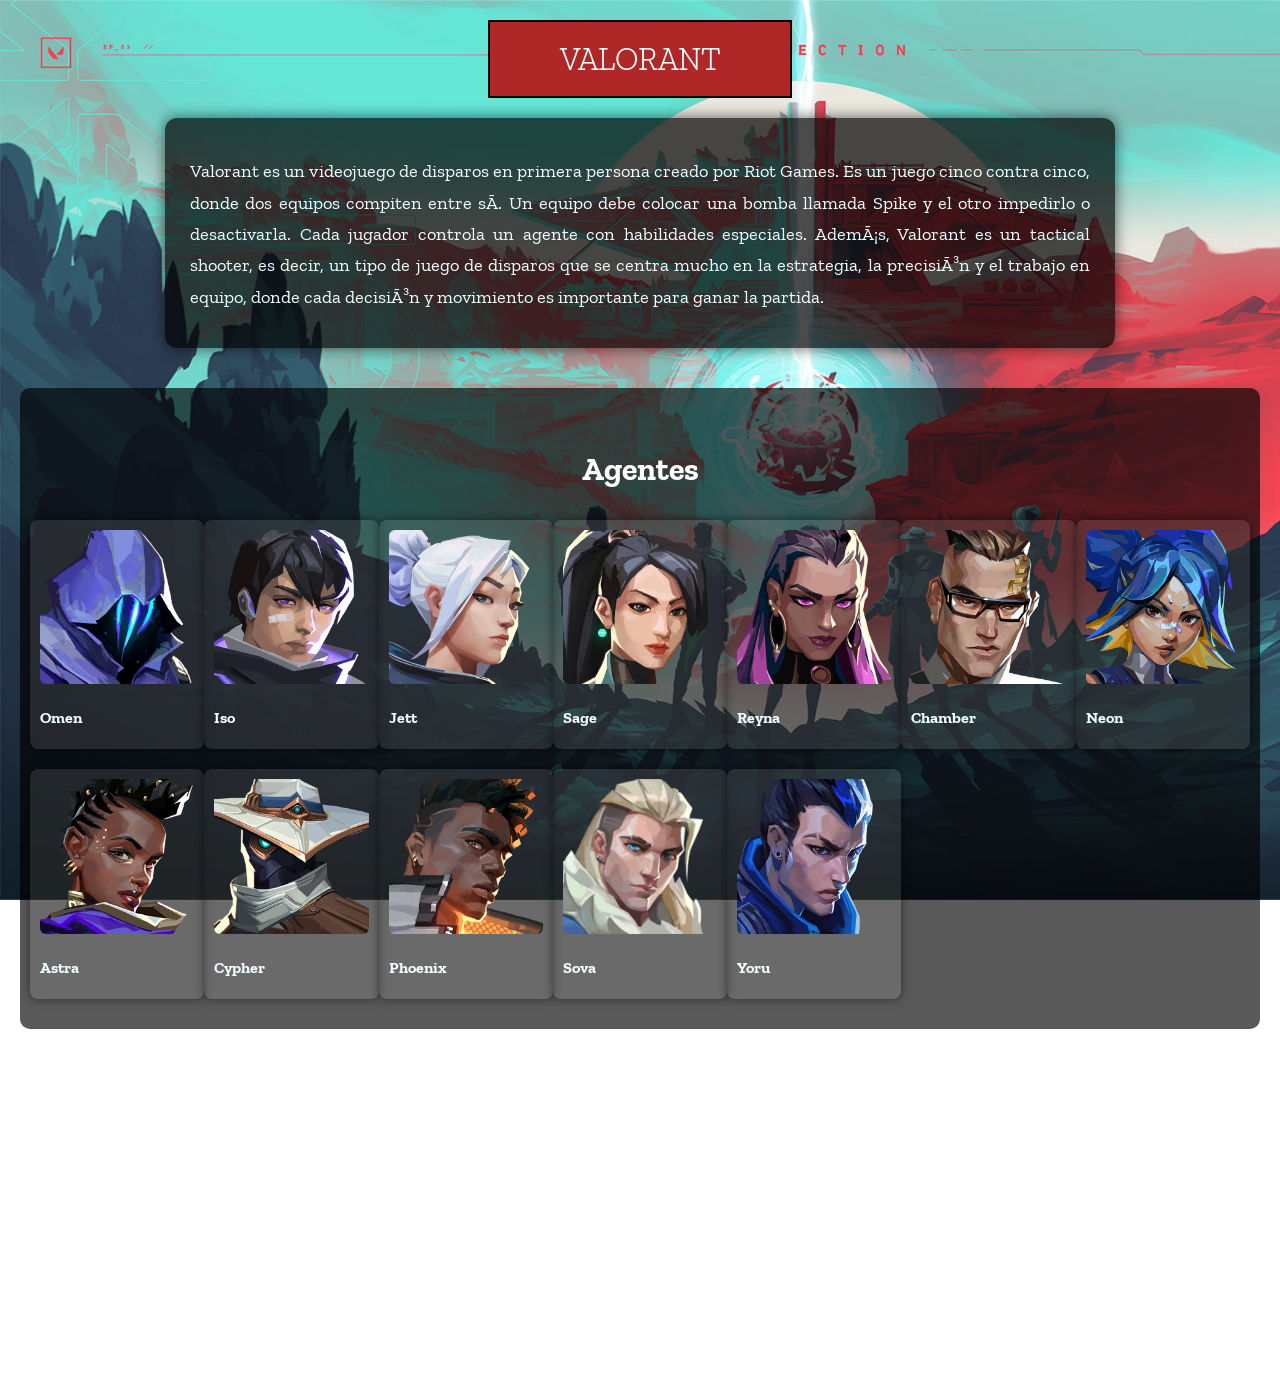
<file: Index.html>
<!DOCTYPE html>
<head>
<link href="https://fonts.googleapis.com/css2?family=Geom:ital,wght@0,300..900;1,300..900&family=Zilla+Slab:ital,wght@0,300;0,400;0,500;0,600;0,700;1,300;1,400;1,500;1,600;1,700&display=swap" rel="stylesheet">  
<link rel="icon" type="image/x-icon" href="image/riotgames.png">
<link rel="stylesheet" href="css/style.css">
<title>RIOT</title>
<meta content="charset=UTF-8">
</head>
<body>
    <h1>VALORANT</h1>
      <div class="texto-contenedor">
    <p>Valorant es un videojuego de disparos en primera persona creado por Riot Games. Es un juego cinco contra cinco, donde dos equipos compiten entre sí.

    Un equipo debe colocar una bomba llamada Spike y el otro impedirlo o desactivarla. Cada jugador controla un agente con habilidades especiales.

    Además, Valorant es un tactical shooter, es decir, un tipo de juego de disparos que se centra mucho en la estrategia, la precisión y el trabajo en equipo, donde cada decisión y movimiento es importante para ganar la partida.  </p>
    </div>
      <!-- AGENTES -->

 <div class="Agent-section">
    <h3>Agentes</h3>

    <div class="Agent-grid">

        <div class="Agent-card">
        <div class="img-container">
            <img src="image/Omenicon.webp" alt="Omen">
            <a href="omen.html" target="_blank"><span class="desc">Smoker</span></a>
        </div>
        <p>Omen</p>
        </div>

        <div class="Agent-card">
        <div class="img-container">
            <img src="image/Isoicon.webp" alt="Iso">
            <span class="desc">Duelist</span>
        </div>
        <p>Iso</p>
        </div>

        <div class="Agent-card">
        <div class="img-container">
            <img src="image/Jetticon.webp" alt="Jett">
            <span class="desc">Duelist</span>
        </div>
        <p>Jett</p>
        </div>

        <div class="Agent-card">
        <div class="img-container">
            <img src="image/Sageicon.webp" alt="Sage">
            <span class="desc">Sentinel</span>
        </div>
        <p>Sage</p>
        </div>

        <div class="Agent-card">
        <div class="img-container">
            <img src="image/Reynaicon.webp" alt="Reyna">
            <span class="desc">Duelist</span>
        </div>
        <p>Reyna</p>
        </div>

        <div class="Agent-card">
        <div class="img-container">
            <img src="image/Chambericon.png" alt="Chamber">
            <a href="chamber.html" target="_blank"><span class="desc">Sentinel</span></a>
        </div>
        <p>Chamber</p>
        </div>

        <div class="Agent-card">
        <div class="img-container">
            <img src="image/Neonicon.webp" alt="Neon">
            <span class="desc">Duelist</span>
        </div>
        <p>Neon</p>
        </div>

        <div class="Agent-card">
        <div class="img-container">
            <img src="image/Astraicon.webp" alt="Astra">
            <span class="desc">Smoker</span>
        </div>
        <p>Astra</p>
        </div>

        <div class="Agent-card">
        <div class="img-container">
            <img src="image/Cyphericon.webp" alt="Cypher">
            <span class="desc">Sentinel</span>
        </div>
        <p>Cypher</p>
        </div>

        <div class="Agent-card">
        <div class="img-container">
            <img src="image/Phoenixicon.webp" alt="Phoenix">
            <span class="desc">Duelist</span>
        </div>
        <p>Phoenix</p>
        </div>

        <div class="Agent-card">
        <div class="img-container">
            <img src="image/Sovaicon.webp" alt="Sova">
            <span class="desc">Initiator</span>
        </div>
        <p>Sova</p>
        </div>

        <div class="Agent-card">
        <div class="img-container">
            <img src="image/Yoruicon.webp" alt="Yoru">
            <span class="desc">Duelist</span>
        </div>
        <p>Yoru</p>
        </div>

    </div>
</div>
<iframe width="560" height="315" src="https://www.youtube.com/embed/O2sHnLpOf10?si=FdbDCQ8c2p5F3pDq" title="YouTube video player" frameborder="0" allow="accelerometer; autoplay; clipboard-write; encrypted-media; gyroscope; picture-in-picture; web-share" referrerpolicy="strict-origin-when-cross-origin" allowfullscreen class="video"></iframe>
</body>
</html>
</file>
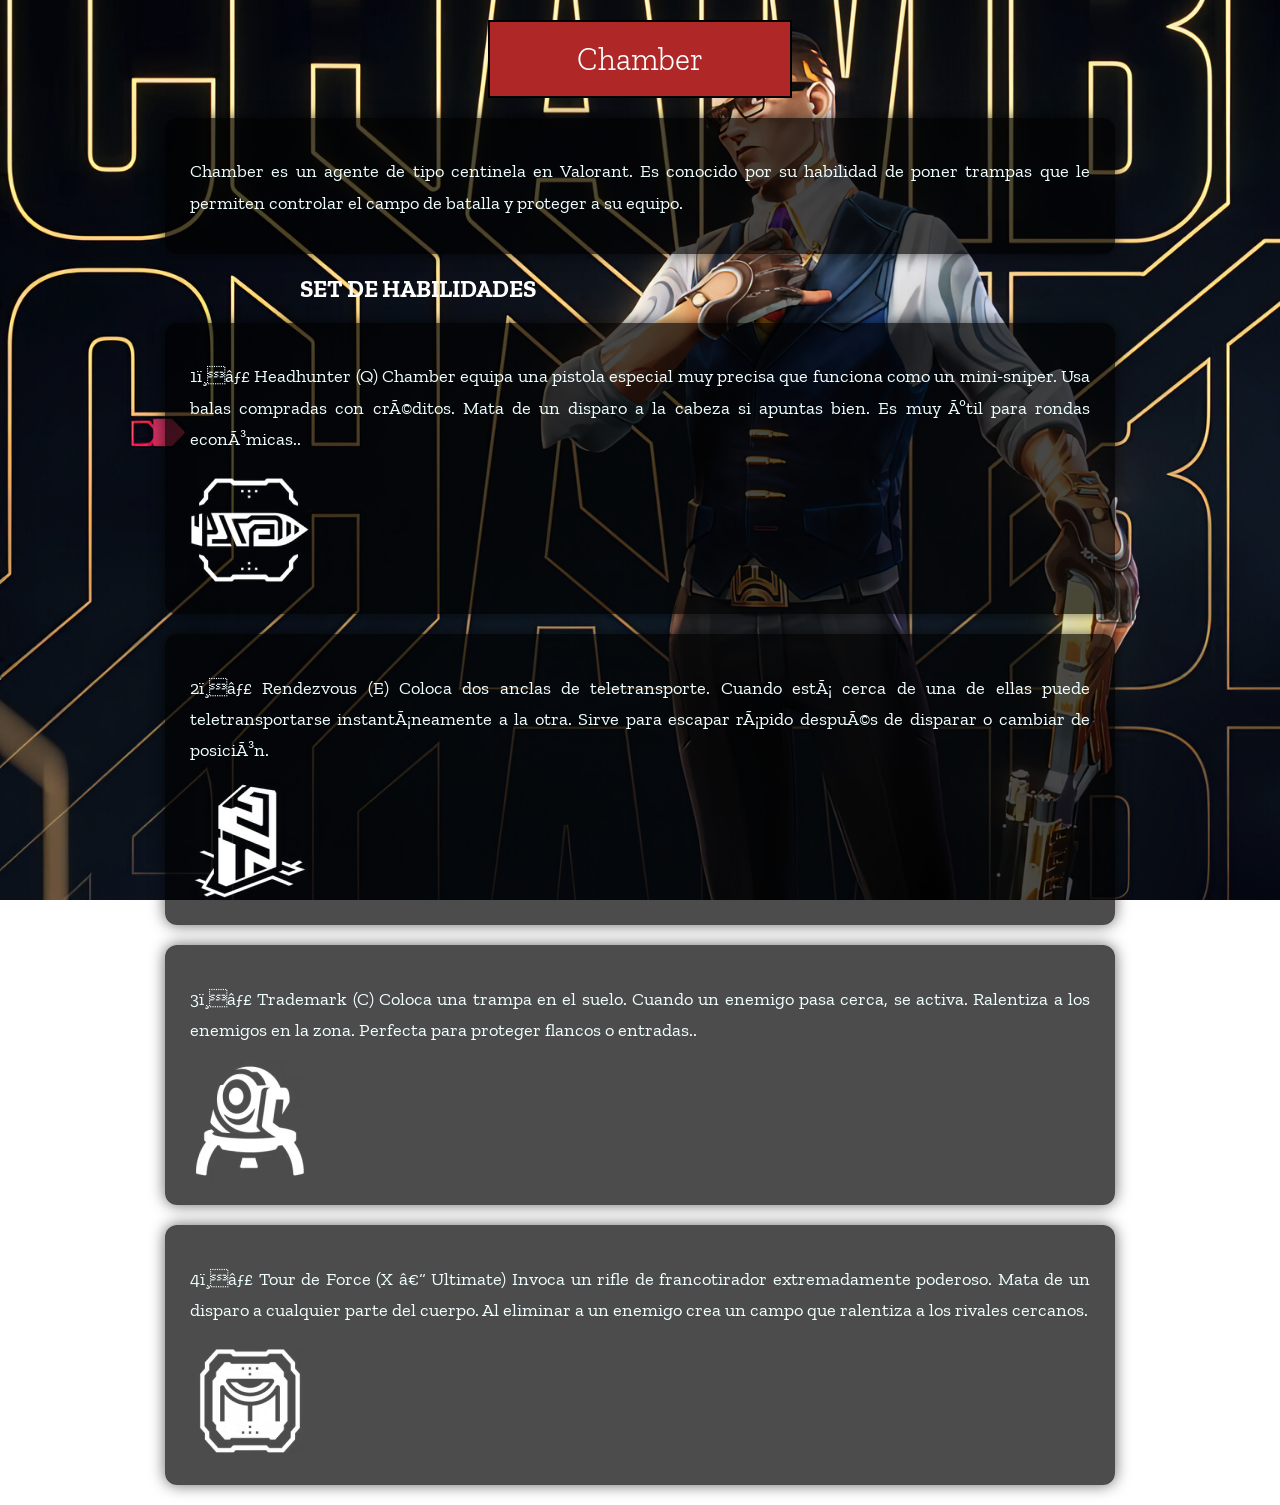
<file: chamber.html>
<!DOCTYPE html>
<head>
<link href="https://fonts.googleapis.com/css2?family=Geom:ital,wght@0,300..900;1,300..900&family=Zilla+Slab:ital,wght@0,300;0,400;0,500;0,600;0,700;1,300;1,400;1,500;1,600;1,700&display=swap" rel="stylesheet">  
<link rel="icon" type="image/x-icon" href="image/Chambericon.png">
<link rel="stylesheet" href="css/style3.css">
<title>Chamber</title>
<meta content="charset=UTF-8">
</head>
<body>
    <h1>Chamber</h1>
    <div class="texto-contenedor">
        <p>Chamber es un agente de tipo centinela en Valorant. Es conocido por su habilidad de poner trampas que le permiten controlar el campo de batalla y proteger a su equipo.</p>
    </div>
    <h2 class="set">SET DE HABILIDADES</h2>
     <div class="texto-contenedor">
        <p>1️⃣ Headhunter (Q)

Chamber equipa una pistola especial muy precisa que funciona como un mini-sniper.

Usa balas compradas con créditos.

Mata de un disparo a la cabeza si apuntas bien.

Es muy útil para rondas económicas..</p>
<img src="image/headhunter.avif" alt="Headhunter" class="habilidad-img">

    </div>
<div class="texto-contenedor">
        <p>2️⃣ Rendezvous (E)

Coloca dos anclas de teletransporte.

Cuando está cerca de una de ellas puede teletransportarse instantáneamente a la otra.

Sirve para escapar rápido después de disparar o cambiar de posición.</p>
<img src="image/chambertp.avif" alt="tp" class="habilidad-img">
    </div>
<div class="texto-contenedor">
        <p>3️⃣ Trademark (C)

Coloca una trampa en el suelo.

Cuando un enemigo pasa cerca, se activa.

Ralentiza a los enemigos en la zona.

Perfecta para proteger flancos o entradas..</p>
<img src="image/marker.avif" alt="Paranoia" class="habilidad-img">
    </div> 
<div class="texto-contenedor">
        <p>4️⃣ Tour de Force (X – Ultimate)

Invoca un rifle de francotirador extremadamente poderoso.

Mata de un disparo a cualquier parte del cuerpo.

Al eliminar a un enemigo crea un campo que ralentiza a los rivales cercanos.</p>
<img src="image/chambersniper.avif" alt="Paranoia" class="habilidad-img">
    </div> 
</body>
</html>
</file>
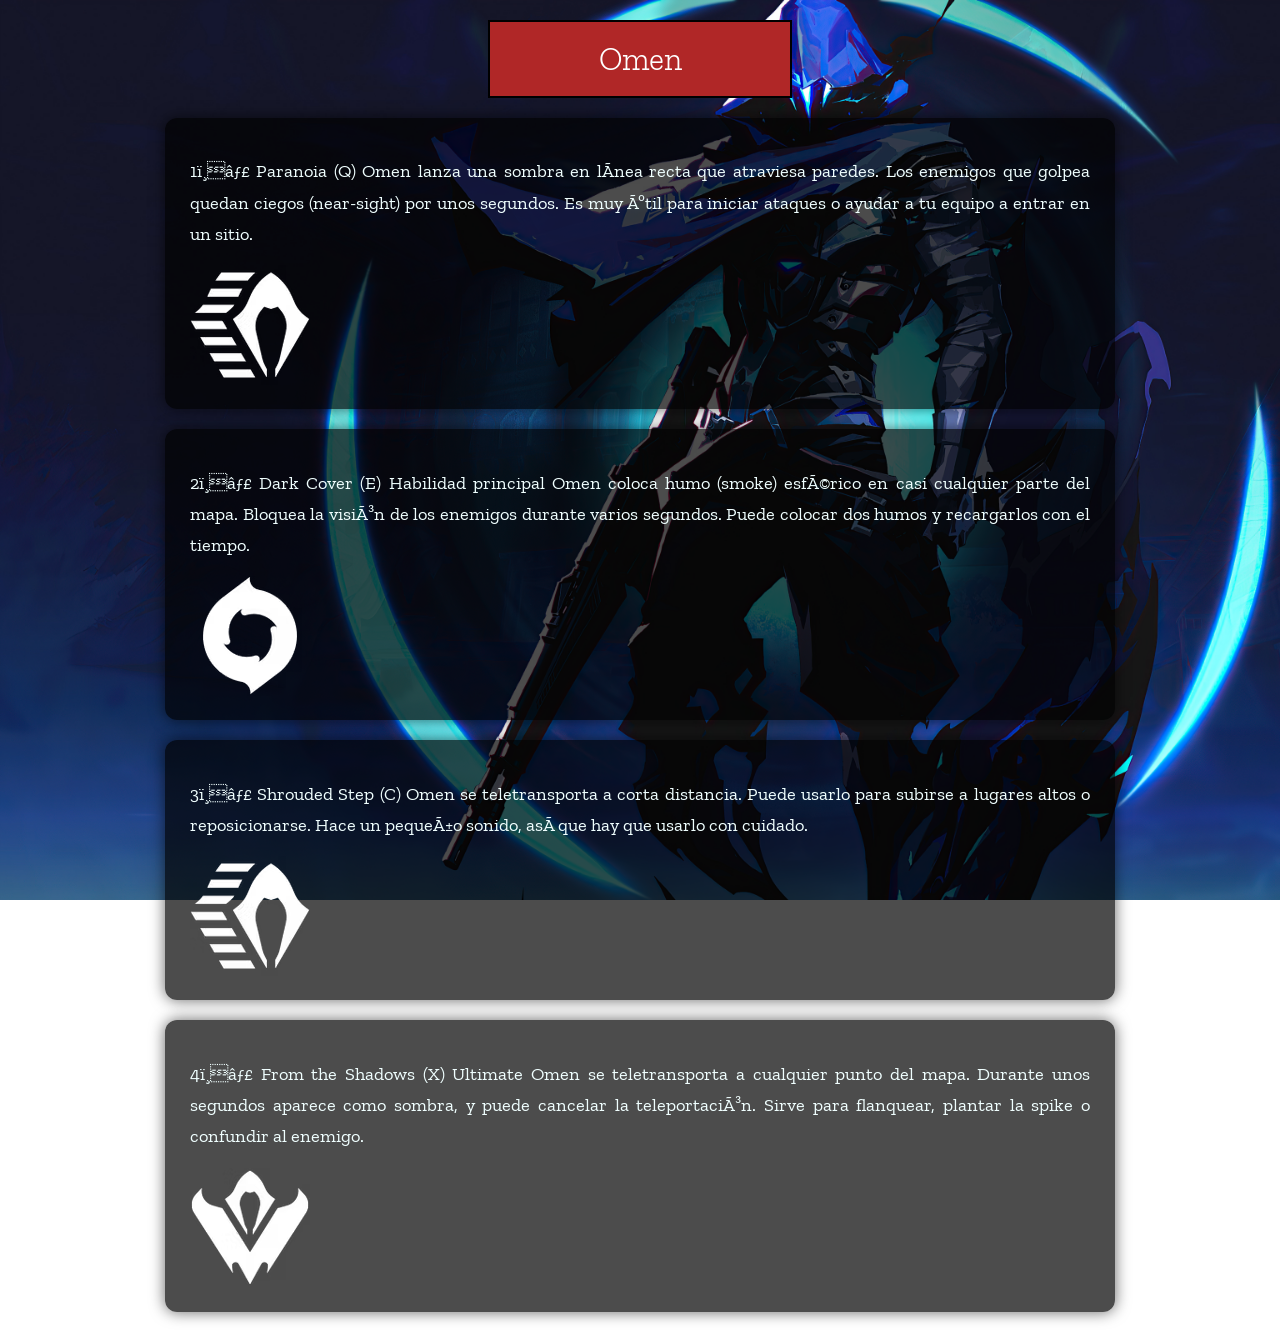
<file: omen.html>
<!DOCTYPE html>
<head>
<link href="https://fonts.googleapis.com/css2?family=Geom:ital,wght@0,300..900;1,300..900&family=Zilla+Slab:ital,wght@0,300;0,400;0,500;0,600;0,700;1,300;1,400;1,500;1,600;1,700&display=swap" rel="stylesheet">  
<link rel="icon" type="image/x-icon" href="image/Omenicon.webp">
<link rel="stylesheet" href="css/style2.css">
<title>Omen</title>
<meta content="charset=UTF-8">
</head>
<body>
    <h1>Omen</h1>
    <div class="texto-contenedor">
        <p>1️⃣ Paranoia (Q)

Omen lanza una sombra en línea recta que atraviesa paredes.

Los enemigos que golpea quedan ciegos (near-sight) por unos segundos.

Es muy útil para iniciar ataques o ayudar a tu equipo a entrar en un sitio.</p>
<img src="image/paranoia.avif" alt="Paranoia" class="habilidad-img">
</div>
 <div class="texto-contenedor">
        <p>2️⃣ Dark Cover (E)  Habilidad principal

Omen coloca humo (smoke) esférico en casi cualquier parte del mapa.

Bloquea la visión de los enemigos durante varios segundos.

Puede colocar dos humos y recargarlos con el tiempo.</p>
<img src="image/smokes.avif" alt="Paranoia" class="habilidad-img">
    </div>
<div class="texto-contenedor">
        <p>3️⃣ Shrouded Step (C)

Omen se teletransporta a corta distancia.

Puede usarlo para subirse a lugares altos o reposicionarse.

Hace un pequeño sonido, así que hay que usarlo con cuidado.</p>
<img src="image/tp.avif" alt="Paranoia" class="habilidad-img">
    </div> 
<div class="texto-contenedor">
        <p>4️⃣ From the Shadows (X)  Ultimate

Omen se teletransporta a cualquier punto del mapa.

Durante unos segundos aparece como sombra, y puede cancelar la teleportación.

Sirve para flanquear, plantar la spike o confundir al enemigo.</p>
<img src="image/shadow.avif" alt="Paranoia" class="habilidad-img">
</div> 
</body>
</html>
</file>
<file: css/style.css>
h1{
  font-family: "Zilla Slab", serif;
  font-weight: 300;
  font-style: normal;
  background: #B02727; /* Fondo rojo */
  color: #ffffff; /* Texto amarillo */
  padding: 18px 0; /* Espacio interno arriba y abajo */
  text-align: center; /* Centra el texto */
  border: 2px solid #000; /* Borde negro */
  margin: 20px auto; /* Centrado con margen */
  max-width: 300px; /* Ancho máximo */
}
p {
  line-height: 1.7; /* Altura de línea para mejor lectura */
  font-size: 1.15rem; /* Tamaño de fuente */
  margin-bottom: 15px; /* Espacio debajo de cada párrafo */
  text-align: justify; /* Justifica texto */
  color: azure;
}
.texto-contenedor {
  background: rgba(0, 0, 0, 0.7); /* Fondo semitransparente */
  padding: 20px 25px; /* Espacio alrededor del contenido */
  border-radius: 12px; /* Bordes redondeados */
  margin: 20px auto; /* Centrado con margenes */
  max-width: 900px; /* Ancho máximo */
  box-shadow: 0 0 15px rgba(0,0,0,0.6); /* Sombra suave */
}
body {
  font-family: 'Zilla Slab', serif; /* Fuente principal */
  background-image: url("../image/valowall.jpg"); /* Imagen de fondo */
  background-size: cover; /* Ajusta la imagen al tamaño de pantalla */
  background-attachment: fixed; /* Fondo fijo al hacer scroll */
  color: #fff; /* Color de texto predeterminado */
  margin: 0; /* Elimina márgenes por defecto */
  padding: 0; /* Elimina padding por defecto */
}
.Agent-grid {
  display: grid; /* Activa grid layout */
  grid-template-columns: repeat(auto-fit, minmax(140px, 1fr));
  gap: 20px; /* Espacio entre tarjetas */
  justify-items: center; /* Centra dentro del grid */
}

/* TARJETA DE CADA PERSONAJE */
.Agent-card {
  background: rgba(255, 255, 255, 0.1); /* Fondo transparente */
  padding: 10px; /* Espacio interno */
  border-radius: 8px; /* Bordes redondeados */
  width: 100%;
  max-width: 160px; /* Ancho máximo */
  box-shadow: 0 0 10px rgba(0,0,0,0.5); /* Sombra */
}

/* Nombre del personaje */
.Agent-card p {
  font-size: 1rem;
  margin-bottom: 8px;
  font-weight: bold;
}

/* Imágenes sin hover aún */
.Agent-card img {
  width: 100%;
  border-radius: 6px; /* Bordes ligeramente redondeados */
  transition: transform 0.3s ease;
}
.Agent-section {
  background: rgba(0, 0, 0, 0.65); /* Fondo oscuro semitransparente */
  padding: 30px 20px; /* Espacio interno */
  margin: 40px auto; /* Margen alrededor */
  max-width: 1200px; /* Ancho máximo */
  border-radius: 10px; /* Bordes redondeados */
  color: #fff; /* Texto blanco */
  text-align: center; /* Centrar contenido */
}

.Agent-section h3 {
  font-size: 2rem; /* Tamaño grande para el título */
}
.img-container {
  position: relative; /* Permite posicionar la descripción */
  overflow: hidden; /* Oculta lo que rebasa */
}

/* Texto que aparece solo en hover */
.img-container .desc {
  position: absolute; /* Posicionamiento sobre la imagen */
  bottom: -100%; /* Empieza oculto abajo */
  left: 0;
  right: 0;
  background: rgba(0, 0, 0, 0.85); /* Fondo para mejor lectura */
  color: #fff;
  padding: 8px; /* Espacio interno */
  font-size: 0.9rem;
  text-align: center;
  opacity: 0; /* Oculto inicialmente */
  transition: bottom 0.25s ease, opacity 0.25s ease; /* Transición suave */
}

/* Efecto cuando se pasa el cursor por la imagen */
.img-container:hover img {
  transform: scale(1.07); /* Zoom suave */
}

.img-container:hover .desc {
  bottom: 0; /* Baja la descripción */
  opacity: 1; /* Se hace visible */
}
.video {
margin-left: 530px;
}
</file>
<file: css/style3.css>
h1{
  font-family: "Zilla Slab", serif;
  font-weight: 300;
  font-style: normal;
  background: #B02727; /* Fondo rojo */
  color: #ffffff; /* Texto amarillo */
  padding: 18px 0; /* Espacio interno arriba y abajo */
  text-align: center; /* Centra el texto */
  border: 2px solid #000; /* Borde negro */
  margin: 20px auto; /* Centrado con margen */
  max-width: 300px; /* Ancho máximo */
}
p {
  line-height: 1.7; /* Altura de línea para mejor lectura */
  font-size: 1.15rem; /* Tamaño de fuente */
  margin-bottom: 15px; /* Espacio debajo de cada párrafo */
  text-align: justify; /* Justifica texto */
  color: azure;
}
.texto-contenedor {
  background: rgba(0, 0, 0, 0.7); /* Fondo semitransparente */
  padding: 20px 25px; /* Espacio alrededor del contenido */
  border-radius: 12px; /* Bordes redondeados */
  margin: 20px auto; /* Centrado con margenes */
  max-width: 900px; /* Ancho máximo */
  box-shadow: 0 0 15px rgba(0,0,0,0.6); /* Sombra suave */
}
body {
  font-family: 'Zilla Slab', serif; /* Fuente principal */
  background-image: url("../image/chamberwall.jpg"); /* Imagen de fondo */
  background-size: cover; /* Ajusta la imagen al tamaño de pantalla */
  background-attachment: fixed; /* Fondo fijo al hacer scroll */
  color: #fff; /* Color de texto predeterminado */
  margin: 0; /* Elimina márgenes por defecto */
  padding: 0; /* Elimina padding por defecto */
}
.Agent-grid {
  display: grid; /* Activa grid layout */
  grid-template-columns: repeat(auto-fit, minmax(140px, 1fr));
  gap: 20px; /* Espacio entre tarjetas */
  justify-items: center; /* Centra dentro del grid */
}

/* TARJETA DE CADA PERSONAJE */
.Agent-card {
  background: rgba(255, 255, 255, 0.1); /* Fondo transparente */
  padding: 10px; /* Espacio interno */
  border-radius: 8px; /* Bordes redondeados */
  width: 100%;
  max-width: 160px; /* Ancho máximo */
  box-shadow: 0 0 10px rgba(0,0,0,0.5); /* Sombra */
}

/* Nombre del personaje */
.Agent-card p {
  font-size: 1rem;
  margin-bottom: 8px;
  font-weight: bold;
}

/* Imágenes sin hover aún */
.Agent-card img {
  width: 100%;
  border-radius: 6px; /* Bordes ligeramente redondeados */
  transition: transform 0.3s ease;
}
.Agent-section {
  background: rgba(0, 0, 0, 0.65); /* Fondo oscuro semitransparente */
  padding: 30px 20px; /* Espacio interno */
  margin: 40px auto; /* Margen alrededor */
  max-width: 1200px; /* Ancho máximo */
  border-radius: 10px; /* Bordes redondeados */
  color: #fff; /* Texto blanco */
  text-align: center; /* Centrar contenido */
}

.Agent-section h3 {
  font-size: 2rem; /* Tamaño grande para el título */
}
.img-container {
  position: relative; /* Permite posicionar la descripción */
  overflow: hidden; /* Oculta lo que rebasa */
}

/* Texto que aparece solo en hover */
.img-container .desc {
  position: absolute; /* Posicionamiento sobre la imagen */
  bottom: -100%; /* Empieza oculto abajo */
  left: 0;
  right: 0;
  background: rgba(0, 0, 0, 0.85); /* Fondo para mejor lectura */
  color: #fff;
  padding: 8px; /* Espacio interno */
  font-size: 0.9rem;
  text-align: center;
  opacity: 0; /* Oculto inicialmente */
  transition: bottom 0.25s ease, opacity 0.25s ease; /* Transición suave */
}

/* Efecto cuando se pasa el cursor por la imagen */
.img-container:hover img {
  transform: scale(1.07); /* Zoom suave */
}

.img-container:hover .desc {
  bottom: 0; /* Baja la descripción */
  opacity: 1; /* Se hace visible */
}
.set{
  margin-left: 300px;
}
</file>
<file: css/style2.css>
h1{
  font-family: "Zilla Slab", serif;
  font-weight: 300;
  font-style: normal;
  background: #B02727; /* Fondo rojo */
  color: #ffffff; /* Texto amarillo */
  padding: 18px 0; /* Espacio interno arriba y abajo */
  text-align: center; /* Centra el texto */
  border: 2px solid #000; /* Borde negro */
  margin: 20px auto; /* Centrado con margen */
  max-width: 300px; /* Ancho máximo */
}
p {
  line-height: 1.7; /* Altura de línea para mejor lectura */
  font-size: 1.15rem; /* Tamaño de fuente */
  margin-bottom: 15px; /* Espacio debajo de cada párrafo */
  text-align: justify; /* Justifica texto */
  color: azure;
}
.texto-contenedor {
  background: rgba(0, 0, 0, 0.7); /* Fondo semitransparente */
  padding: 20px 25px; /* Espacio alrededor del contenido */
  border-radius: 12px; /* Bordes redondeados */
  margin: 20px auto; /* Centrado con margenes */
  max-width: 900px; /* Ancho máximo */
  box-shadow: 0 0 15px rgba(0,0,0,0.6); /* Sombra suave */
}
body {
  font-family: 'Zilla Slab', serif; /* Fuente principal */
  background-image: url("../image/omenwall.jpg"); /* Imagen de fondo */
  background-size: cover; /* Ajusta la imagen al tamaño de pantalla */
  background-attachment: fixed; /* Fondo fijo al hacer scroll */
  color: #fff; /* Color de texto predeterminado */
  margin: 0; /* Elimina márgenes por defecto */
  padding: 0; /* Elimina padding por defecto */
}
.Agent-grid {
  display: grid; /* Activa grid layout */
  grid-template-columns: repeat(auto-fit, minmax(140px, 1fr));
  gap: 20px; /* Espacio entre tarjetas */
  justify-items: center; /* Centra dentro del grid */
}

/* TARJETA DE CADA PERSONAJE */
.Agent-card {
  background: rgba(255, 255, 255, 0.1); /* Fondo transparente */
  padding: 10px; /* Espacio interno */
  border-radius: 8px; /* Bordes redondeados */
  width: 100%;
  max-width: 160px; /* Ancho máximo */
  box-shadow: 0 0 10px rgba(0,0,0,0.5); /* Sombra */
}

/* Nombre del personaje */
.Agent-card p {
  font-size: 1rem;
  margin-bottom: 8px;
  font-weight: bold;
}

/* Imágenes sin hover aún */
.Agent-card img {
  width: 100%;
  border-radius: 6px; /* Bordes ligeramente redondeados */
  transition: transform 0.3s ease;
}
.Agent-section {
  background: rgba(0, 0, 0, 0.65); /* Fondo oscuro semitransparente */
  padding: 30px 20px; /* Espacio interno */
  margin: 40px auto; /* Margen alrededor */
  max-width: 1200px; /* Ancho máximo */
  border-radius: 10px; /* Bordes redondeados */
  color: #fff; /* Texto blanco */
  text-align: center; /* Centrar contenido */
}

.Agent-section h3 {
  font-size: 2rem; /* Tamaño grande para el título */
}
.img-container {
  position: relative; /* Permite posicionar la descripción */
  overflow: hidden; /* Oculta lo que rebasa */
}

/* Texto que aparece solo en hover */
.img-container .desc {
  position: absolute; /* Posicionamiento sobre la imagen */
  bottom: -100%; /* Empieza oculto abajo */
  left: 0;
  right: 0;
  background: rgba(0, 0, 0, 0.85); /* Fondo para mejor lectura */
  color: #fff;
  padding: 8px; /* Espacio interno */
  font-size: 0.9rem;
  text-align: center;
  opacity: 0; /* Oculto inicialmente */
  transition: bottom 0.25s ease, opacity 0.25s ease; /* Transición suave */
}

/* Efecto cuando se pasa el cursor por la imagen */
.img-container:hover img {
  transform: scale(1.07); /* Zoom suave */
}

.img-container:hover .desc {
  bottom: 0; /* Baja la descripción */
  opacity: 1; /* Se hace visible */
}
</file>
